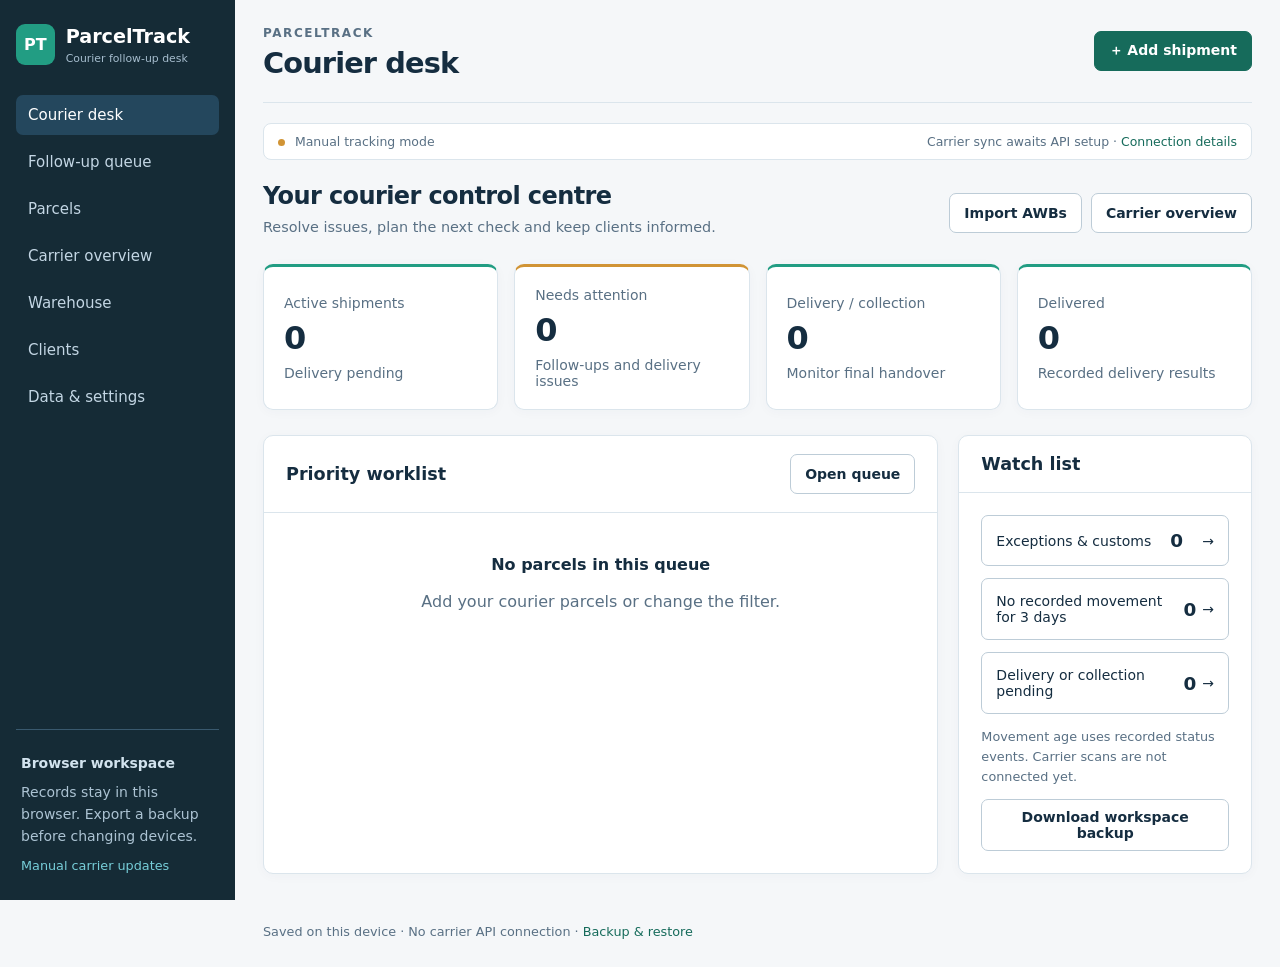
<file: index.html>
<!doctype html>
<html lang="en">
<head>
<meta charset="utf-8"><meta name="viewport" content="width=device-width,initial-scale=1">
<meta name="description" content="ParcelTrack: courier follow-up, delivery exceptions, next actions and client updates.">
<title>ParcelTrack — Courier follow-up desk</title>
<link rel="icon" href="data:image/svg+xml,%3Csvg xmlns='http://www.w3.org/2000/svg' viewBox='0 0 32 32'%3E%3Crect width='32' height='32' rx='8' fill='%230e7490'/%3E%3Cpath d='m7 11 9-4 9 4v11l-9 4-9-4zM7 11l9 4 9-4M16 15v11' fill='none' stroke='white' stroke-width='2'/%3E%3C/svg%3E">
<link rel="stylesheet" href="./web/pages.css?v=2.2.2">
</head>
<body>
<div class="app">
<aside><a class="brand" href="#dashboard"><span class="brand-icon">PT</span><span>ParcelTrack<small>Courier follow-up desk</small></span></a><nav aria-label="Main navigation">
<a href="#dashboard">Courier desk</a><a href="#followup">Follow-up queue</a><a href="#parcels">Parcels</a><a href="#insights">Carrier overview</a><a href="#warehouse">Warehouse</a><a href="#clients">Clients</a><a href="#settings">Data & settings</a></nav>
<div class="local-note"><strong>Browser workspace</strong><p>Records stay in this browser. Export a backup before changing devices.</p><span>Manual carrier updates</span></div></aside>
<div class="workspace"><header><div><span class="eyebrow" id="company">PARCEL CONTROL DESK</span><h1 id="title">Overview</h1></div><button class="primary" id="add">＋ Add shipment</button></header><main id="content" tabindex="-1"><p>Loading your workspace…</p></main><footer>Saved on this device · No carrier API connection · <a href="#settings">Backup & restore</a></footer></div>
</div>
<dialog id="dialog"><div class="dialog-head"><h2 id="dialog-title"></h2><button class="icon-btn" id="close-dialog" aria-label="Close dialog">×</button></div><div id="dialog-body"></div></dialog>
<div id="toast" role="status" aria-live="polite"></div>
<noscript><p class="fatal">Enable JavaScript to use ParcelTrack. The Python version remains available in the repository.</p></noscript>
<script type="module" src="./web/pages.mjs?v=2.2.2"></script>
</body></html>
</file>
<file: web/pages.css>
:root{font-family:Inter,system-ui,-apple-system,BlinkMacSystemFont,"Segoe UI",sans-serif;color:#152d40;background:#f1f5f8;font-size:16px;--ink:#152d40;--muted:#597084;--line:#dbe5ec;--teal:#0e7490;--nav:#102d40;--shadow:0 4px 20px #163c5010}*{box-sizing:border-box}body{margin:0}a{color:var(--teal);text-decoration:none}button,input,select,textarea{font:inherit}button,.button{border:1px solid #bdccd7;border-radius:7px;padding:9px 14px;background:white;color:var(--ink);cursor:pointer;font-weight:600;font-size:.875rem;display:inline-flex;align-items:center;justify-content:center;gap:6px;min-height:40px}button:hover,.button:hover{background:#eaf2f7}button:disabled{opacity:.45;cursor:not-allowed}.primary{background:var(--teal);color:white;border-color:var(--teal)}.primary:hover{background:#07576d}.danger{color:#b42318;border-color:#e7b7b5}.app{display:grid;grid-template-columns:235px 1fr;min-height:100vh}aside{background:var(--nav);color:#d2e3ee;padding:30px 20px;position:sticky;top:0;height:100vh;display:flex;flex-direction:column}.brand{display:flex;gap:11px;color:white;font-size:1.2rem;font-weight:750;align-items:center;margin-bottom:38px}.brand-icon{background:#18a4ac;padding:11px 8px;font-size:1rem;border-radius:9px}.brand small{display:block;color:#a6bdce;font-size:.75rem;font-weight:400;margin-top:4px}nav{display:flex;flex-direction:column;gap:7px}nav a{color:#c3d6e4;padding:12px 14px;border-radius:7px;font-size:.94rem}nav a:hover,nav a.active{background:#24475d;color:white}.local-note{margin-top:auto;font-size:.875rem;border-top:1px solid #39596e;padding:22px 5px 0;line-height:1.6}.local-note p{color:#acc3d3;margin:8px 0}.local-note span{display:block;color:#77ced9;font-size:.8rem}.workspace{min-width:0;padding:0 38px}header{display:flex;align-items:center;justify-content:space-between;gap:16px;padding:28px 0 26px;border-bottom:1px solid var(--line);margin-bottom:26px}.eyebrow{font-size:.75rem;letter-spacing:.13em;font-weight:700;color:var(--muted)}h1{margin:5px 0 0;font-size:1.8rem;letter-spacing:-.03em}h2{font-size:1.1rem;margin:0}h3{font-size:1rem;margin:0 0 12px}p{line-height:1.55}footer{font-size:.8rem;color:var(--muted);padding:28px 0}.metrics{display:grid;grid-template-columns:repeat(4,minmax(0,1fr));gap:16px;margin-bottom:25px}.metric{background:white;border:1px solid var(--line);border-radius:10px;padding:20px;box-shadow:var(--shadow)}.metric strong{font-size:2rem;display:block;margin:5px 0}.metric span{color:var(--muted);font-size:.875rem}.card{background:white;border:1px solid var(--line);border-radius:10px;box-shadow:var(--shadow);margin-bottom:22px;overflow:hidden}.card-head{padding:18px 22px;border-bottom:1px solid var(--line);display:flex;align-items:center;justify-content:space-between;gap:12px}.card-body{padding:22px}.note{background:#e6f3f6;border-left:3px solid #0e7490;padding:12px 16px;color:#245064;font-size:.875rem;line-height:1.55;margin-bottom:22px}.warning{background:#fff5dc;border-color:#c7820d;color:#80560c}.table-wrap{overflow-x:auto}table{width:100%;border-collapse:collapse;font-size:.875rem}th{text-align:left;background:#f6f9fb;color:var(--muted);font-weight:600;font-size:.8rem;white-space:nowrap;padding:12px 18px}td{padding:15px 18px;border-top:1px solid #e7eef3;vertical-align:middle}td small{display:block;color:var(--muted);margin-top:5px}.tracking{font-family:ui-monospace,SFMono-Regular,monospace;font-weight:650;overflow-wrap:anywhere}.pill{font-size:.75rem;display:inline-block;border-radius:4px;padding:5px 8px;background:#eaf0f5;color:#415e75;white-space:nowrap}.pill.delivered{background:#e4f5ed;color:#137449}.pill.exception{background:#fee9e7;color:#aa281e}.pill.customs{background:#fff2ce;color:#876211}.pill.in_transit,.pill.out_for_delivery{background:#e2f1fa;color:#13628c}.muted{color:var(--muted)}.small{font-size:.8rem}.toolbar{display:flex;flex-wrap:wrap;gap:10px;margin-bottom:20px;align-items:center}.toolbar input{flex:1;min-width:170px}.toolbar select{width:auto;min-width:125px}input,select,textarea{border:1px solid #b9cbd7;border-radius:6px;padding:10px 11px;background:white;color:var(--ink);width:100%;font-size:.9rem}input:focus,select:focus,textarea:focus{outline:2px solid #55b2c9;outline-offset:1px}textarea{min-height:90px;resize:vertical}label{font-size:.875rem;font-weight:600;display:block}label input,label select,label textarea{margin-top:7px;font-weight:400}.form-grid{display:grid;grid-template-columns:1fr 1fr;gap:18px}.form-grid .full{grid-column:1/-1}.actions{display:flex;gap:9px;flex-wrap:wrap;align-items:center;margin-top:20px}.empty{padding:42px 22px;text-align:center;color:var(--muted)}.empty h3{color:var(--ink)}dialog{border:0;padding:0;border-radius:12px;width:min(690px,calc(100vw - 30px));max-height:90vh;box-shadow:0 20px 90px #0b273f50;color:var(--ink)}dialog::backdrop{background:#0b273f80}.dialog-head{padding:18px 24px;display:flex;align-items:center;justify-content:space-between;border-bottom:1px solid var(--line)}#dialog-body{padding:24px}.icon-btn{font-size:1.5rem;padding:0;width:38px;border:none}.error{color:#a7281f;background:#feeceb;padding:12px;border-radius:5px;font-size:.875rem;margin:15px 0}.detail-grid{display:grid;grid-template-columns:1.5fr 1fr;gap:22px}.facts{display:grid;grid-template-columns:1fr 1fr;gap:20px}.facts dt{font-size:.8rem;color:var(--muted);margin-bottom:5px}.facts dd{margin:0;overflow-wrap:anywhere}.timeline{list-style:none;margin:0;padding:0}.timeline li{border-left:2px solid #afd2df;padding:0 0 23px 18px;margin-left:4px;position:relative}.timeline li::before{content:'';width:8px;height:8px;background:var(--teal);position:absolute;left:-5px;top:5px;border-radius:50%}.timeline p{margin:4px 0 0;font-size:.9rem;overflow-wrap:anywhere}.scan-form{display:flex;gap:10px;align-items:end;flex-wrap:wrap}.scan-form label:first-child{flex:2;min-width:200px}.scan-form label{flex:1;min-width:140px}.client-cards{display:grid;grid-template-columns:repeat(3,minmax(0,1fr));gap:18px}.client-card{padding:22px;margin:0;overflow-wrap:anywhere}.client-card h3{margin-bottom:12px}.client-card p{font-size:.875rem;margin:5px 0}#toast{position:fixed;right:24px;bottom:24px;padding:14px 20px;border-radius:8px;background:#14394e;color:white;box-shadow:var(--shadow);max-width:calc(100vw - 40px);z-index:10;display:none;font-size:.9rem}#toast.visible{display:block}#toast.err{background:#982a23}.fatal{padding:30px}.progress{display:flex;align-items:center;gap:9px}.progress-track{width:70px;height:5px;border-radius:3px;background:#e0e9ef}.progress-track span{display:block;height:100%;background:var(--teal);border-radius:3px}.stale{color:#a5680a;font-weight:650}.settings-grid{display:grid;grid-template-columns:1fr 1fr;gap:22px}.count{color:var(--muted);font-size:.8rem;margin-left:8px}.file-input{padding:8px}.receipt-list{max-height:220px;overflow:auto}.receipt-list p{font-size:.8rem;padding:8px;background:#f2f7fa}.selected-summary{margin:0 0 15px;color:var(--muted);font-size:.875rem}button:focus-visible,a:focus-visible{outline:3px solid #38a9c3;outline-offset:3px}
@media(min-width:1500px){.workspace{max-width:1450px;width:100%;margin:auto}}@media(max-width:1100px){.app{grid-template-columns:190px 1fr}.workspace{padding:0 24px}.metrics{gap:10px}.metric{padding:16px}.client-cards{grid-template-columns:repeat(2,minmax(0,1fr))}.detail-grid{grid-template-columns:1fr}.settings-grid{grid-template-columns:1fr}}@media(max-width:760px){.app{display:block}aside{height:auto;position:static;padding:16px}.brand{margin-bottom:14px}.brand small{display:none}nav{flex-direction:row;gap:4px;overflow:auto}nav a{white-space:nowrap;font-size:.8rem;padding:9px 10px}.local-note{display:none}.workspace{padding:0 16px}header{padding:20px 0;margin-bottom:20px}h1{font-size:1.5rem}.eyebrow{font-size:.65rem}.metrics{grid-template-columns:1fr 1fr}.metric strong{font-size:1.7rem}.form-grid{grid-template-columns:1fr}.form-grid .full{grid-column:auto}.client-cards{grid-template-columns:1fr}.card-head,.card-body{padding:16px}#dialog-body{padding:18px}.facts{gap:16px}.scan-form button{width:100%}.toolbar{gap:8px}.toolbar select{flex:1}.toolbar button{flex:1}header .primary{padding:9px 10px;font-size:.8rem}}

/* Courier workspace */
:root{--teal:#166b5b;--nav:#152b36;--shadow:0 2px 12px #163c5008;background:#f5f7f9}.workspace{padding:0 28px}aside{padding:24px 16px}.brand-icon{background:#229d83}.brand{margin-bottom:30px}.brand small{font-size:.68rem}nav a{padding:11px 12px}header{padding:22px 0;margin-bottom:20px}.connection-bar{display:flex;justify-content:space-between;flex-wrap:wrap;gap:8px;font-size:.78rem;color:var(--muted);padding:10px 14px;border:1px solid var(--line);background:#fff;border-radius:8px;margin-bottom:22px}.connection-bar i{display:inline-block;width:7px;height:7px;background:#d19435;border-radius:50%;margin-right:6px}.desk-intro{display:flex;align-items:center;justify-content:space-between;gap:16px;margin-bottom:20px}.desk-intro h2{font-size:1.5rem;letter-spacing:-.025em}.desk-intro p{margin:6px 0;font-size:.9rem}.desk-intro .actions,.card-head .actions{margin-top:0}.metric{display:block;text-align:left;font-weight:400;min-height:126px;border-top:3px solid #229d83}.metric:hover{border-color:#229d83;background:white}.metric strong{color:var(--ink);margin:8px 0}.metric:nth-child(2){border-top-color:#d19435}.desk-grid{display:grid;grid-template-columns:minmax(0,2.3fr) minmax(245px,1fr);gap:20px}.watch-item{width:100%;display:flex;justify-content:space-between;text-align:left;margin-bottom:12px;font-weight:400;padding:14px}.watch-item strong{font-size:1.15rem}.status-tabs{display:flex;overflow:auto;gap:6px;margin-bottom:18px;padding-bottom:3px}.status-tabs button{white-space:nowrap;border-color:transparent;background:transparent;color:var(--muted)}.status-tabs button.active{background:#e2f0eb;color:#155d4d;border-color:#afd6c7}.status-tabs span{border-radius:20px;background:#fff;padding:2px 7px;font-size:.72rem}.filter-bar{padding:14px;background:#fff;border:1px solid var(--line);border-radius:9px}.selection-bar{display:flex;align-items:center;gap:10px;flex-wrap:wrap;margin-bottom:14px;font-size:.8rem}.selection-bar button{min-height:32px;padding:6px 10px;font-size:.78rem}.shipment-table td{padding:14px 16px}.shipment-table td:first-child,.shipment-table th:first-child{width:36px;padding-right:0}.shipment-table input[type=checkbox]{width:16px;height:16px;accent-color:var(--teal)}.shipment-table td:last-child{max-width:240px}.shipment-table td button{min-height:30px;font-size:.75rem;margin-top:8px;padding:5px 10px}.selected-row{background:#eef7f3}.tag-text{color:#166b5b!important}.pagination{padding:14px 20px;border-top:1px solid var(--line);display:flex;align-items:center;justify-content:flex-end;gap:12px;font-size:.8rem}.pagination>span:first-child{margin-right:auto}.pagination button{min-height:32px;padding:6px 10px}.shipment-hero{display:flex;align-items:center;justify-content:space-between;gap:20px;padding:22px;background:#fff;border:1px solid var(--line);border-radius:10px;margin-bottom:18px}.shipment-hero h2{margin:9px 0;font-size:1.3rem}.shipment-hero p{margin:0;font-size:.9rem}#client-message{min-height:250px}.pill.attempt_failed{background:#fee9e7;color:#aa281e}.pill.available_for_pickup{background:#e6edf9;color:#345f9c}
@media(max-width:1200px){.desk-grid{grid-template-columns:1fr}.filter-bar select{flex:1}.shipment-table{min-width:860px}}@media(max-width:760px){.workspace{padding:0 14px}.desk-intro{display:block}.desk-intro .actions{margin-top:14px}.connection-bar{font-size:.72rem}.metric{min-height:116px}.status-tabs{margin-bottom:12px}.shipment-hero{align-items:flex-start;flex-direction:column}.pagination{flex-wrap:wrap;gap:8px}.desk-intro h2{font-size:1.2rem}nav a{padding:9px 10px}}

.priority-row{display:grid;grid-template-columns:minmax(0,1fr) minmax(0,1.3fr) auto;gap:16px;padding:20px;align-items:center;border-bottom:1px solid var(--line)}.priority-row:last-child{border-bottom:0}.priority-row small{display:block;font-size:.75rem;color:var(--muted);margin:6px 0}.priority-row strong{font-size:.85rem;font-weight:500}.priority-row .pill{margin-top:4px;white-space:normal}.priority-row button{font-size:.78rem;padding:8px 10px}.priority-row .tracking{font-size:.82rem}@media(max-width:760px){.priority-row{grid-template-columns:minmax(0,1fr) minmax(0,1fr)}.priority-row button{grid-column:1/-1}}
</file>
